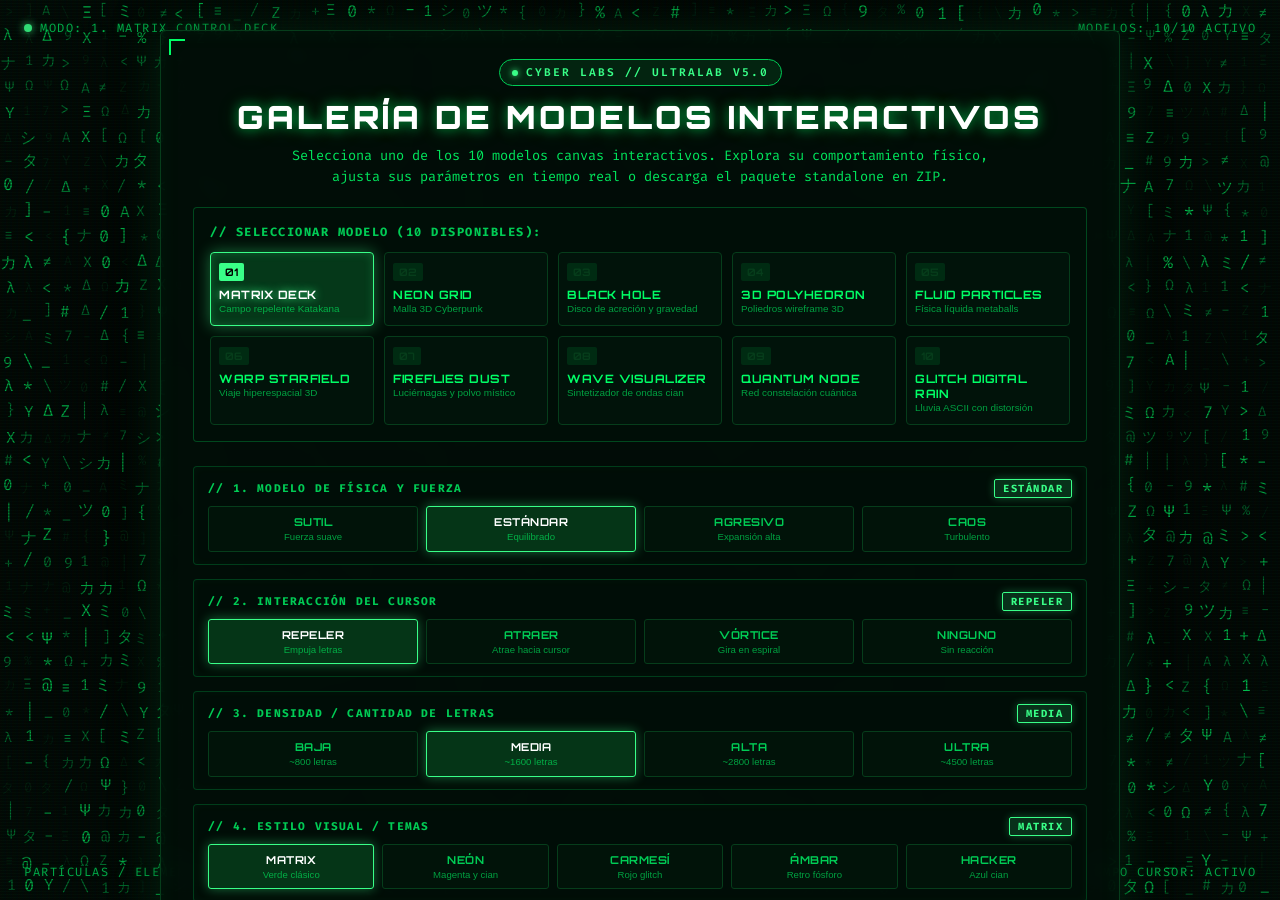
<file: index.html>
<!DOCTYPE html>
<html lang="es">
<head>
    <meta charset="UTF-8">
    <meta name="viewport" content="width=device-width, initial-scale=1.0">
    <title>CYBER LABS // 10 MODELOS INTERACTIVOS HTML+JS</title>

    <!-- Google Fonts for Cyberpunk Aesthetic -->
    <link rel="preconnect" href="https://fonts.googleapis.com">
    <link rel="preconnect" href="https://fonts.gstatic.com" crossorigin>
    <link href="https://fonts.googleapis.com/css2?family=Fira+Code:wght@400;500;700&family=Orbitron:wght@500;700;900&display=swap" rel="stylesheet">

    <!-- JSZip for dynamic ZIP export -->
    <script src="jszip.min.js"></script>
    <link rel="stylesheet" href="style.css">
</head>
<body>
    <!-- Fullscreen Interactive Canvas Background -->
    <canvas id="matrix-canvas"></canvas>

    <!-- Glowing Custom Cursor FX -->
    <div id="cursor-dot"></div>
    <div id="cursor-glow"></div>

    <!-- CRT Scanline Overlay -->
    <div class="scanlines"></div>

    <!-- Spacebar Toggle Hint Floating Badge -->
    <div id="space-hint" class="space-hint-badge">
        <span>PULSA <kbd>[ ESPACIO ]</kbd> PARA MOSTRAR / OCULTAR INTERFAZ</span>
    </div>

    <!-- HUD Overlay Corner Indicators -->
    <div id="hud-overlay" class="hud-layer">
        <div class="hud-corner top-left">
            <span class="status-indicator"></span>
            <span>MODO: <span id="hud-model-title">// 1. MATRIX CONTROL DECK</span></span>
        </div>
        <div class="hud-corner top-right">
            <span>MODELOS: 10/10 ACTIVO</span>
        </div>
        <div class="hud-corner bottom-left">
            <span>PARTÍCULAS / ELEMENTOS: <span id="hud-particle-count">1200</span> // FPS: 60</span>
        </div>
        <div class="hud-corner bottom-right">
            <span>CAMPO CURSOR: <span id="hud-cursor-mode-text">ACTIVO</span></span>
        </div>
    </div>

    <!-- Main UI Container -->
    <main id="main-ui" class="terminal-wrapper">
        <div class="terminal-card">

            <!-- Top Header & Navigation Tabs -->
            <div class="hub-header">
                <div class="system-badge">
                    <span class="badge-dot"></span>
                    CYBER LABS // ULTRALAB V5.0
                </div>
                <h1 class="terminal-title">GALERÍA DE MODELOS INTERACTIVOS</h1>
                <p class="terminal-subtitle">
                    Selecciona uno de los 10 modelos canvas interactivos. Explora su comportamiento físico, ajusta sus parámetros en tiempo real o descarga el paquete standalone en ZIP.
                </p>
            </div>

            <!-- Model Selector Grid (10 Models) -->
            <div class="model-selector-container">
                <div class="model-selector-label">// SELECCIONAR MODELO (10 DISPONIBLES):</div>
                <div class="model-grid">
                    <button class="model-card-btn active" data-model-id="1">
                        <span class="model-num">01</span>
                        <span class="model-info">
                            <span class="model-title">MATRIX DECK</span>
                            <span class="model-desc">Campo repelente Katakana</span>
                        </span>
                    </button>
                    <button class="model-card-btn" data-model-id="2">
                        <span class="model-num">02</span>
                        <span class="model-info">
                            <span class="model-title">NEON GRID</span>
                            <span class="model-desc">Malla 3D Cyberpunk</span>
                        </span>
                    </button>
                    <button class="model-card-btn" data-model-id="3">
                        <span class="model-num">03</span>
                        <span class="model-info">
                            <span class="model-title">BLACK HOLE</span>
                            <span class="model-desc">Disco de acreción y gravedad</span>
                        </span>
                    </button>
                    <button class="model-card-btn" data-model-id="4">
                        <span class="model-num">04</span>
                        <span class="model-info">
                            <span class="model-title">3D POLYHEDRON</span>
                            <span class="model-desc">Poliedros wireframe 3D</span>
                        </span>
                    </button>
                    <button class="model-card-btn" data-model-id="5">
                        <span class="model-num">05</span>
                        <span class="model-info">
                            <span class="model-title">FLUID PARTICLES</span>
                            <span class="model-desc">Física líquida metaballs</span>
                        </span>
                    </button>
                    <button class="model-card-btn" data-model-id="6">
                        <span class="model-num">06</span>
                        <span class="model-info">
                            <span class="model-title">WARP STARFIELD</span>
                            <span class="model-desc">Viaje hiperespacial 3D</span>
                        </span>
                    </button>
                    <button class="model-card-btn" data-model-id="7">
                        <span class="model-num">07</span>
                        <span class="model-info">
                            <span class="model-title">FIREFLIES DUST</span>
                            <span class="model-desc">Luciérnagas y polvo místico</span>
                        </span>
                    </button>
                    <button class="model-card-btn" data-model-id="8">
                        <span class="model-num">08</span>
                        <span class="model-info">
                            <span class="model-title">WAVE VISUALIZER</span>
                            <span class="model-desc">Sintetizador de ondas cian</span>
                        </span>
                    </button>
                    <button class="model-card-btn" data-model-id="9">
                        <span class="model-num">09</span>
                        <span class="model-info">
                            <span class="model-title">QUANTUM NODE</span>
                            <span class="model-desc">Red constelación cuántica</span>
                        </span>
                    </button>
                    <button class="model-card-btn" data-model-id="10">
                        <span class="model-num">10</span>
                        <span class="model-info">
                            <span class="model-title">GLITCH DIGITAL RAIN</span>
                            <span class="model-desc">Lluvia ASCII con distorsión</span>
                        </span>
                    </button>
                </div>
            </div>

            <!-- Dynamic Control Deck for Active Model -->
            <div id="active-control-deck" class="control-deck">
                <!-- Controls injected dynamically by app.js based on active model -->
            </div>

            <!-- Action Buttons -->
            <div class="action-group">
                <button id="btn-listo" class="cyber-btn primary">¡MODO PANTALLA COMPLETA! (OCULTAR UI)</button>
                <button id="btn-download" class="cyber-btn download">DESCARGAR MODELO ACTUAL (.ZIP)</button>
            </div>

            <div class="terminal-footer-info">
                <div>CYBER LABS: <span>v5.0-ULTRALAB</span></div>
                <div>TECLA RÁPIDA: <span>[ESPACIO] OCULTAR/MOSTRAR MENU</span></div>
                <div>EXPORTACIÓN: <span>ZIP (HTML+CSS+JS)</span></div>
            </div>
        </div>
    </main>

    <script src="app.js"></script>
</body>
</html>
</file>
<file: style.css>
/* ==========================================================================
   Cyber Labs - 10 Models Gallery & Interactive Showcase Stylesheet
   ========================================================================== */

:root {
    --bg-black: #000000;
    --bg-dark-green: #02140A;
    --green-dark: #063D1B;
    --green-medium: #00CC55;
    --green-bright: #00FF66;
    --green-neon: #39FF88;
    --cyan-neon: #00f0ff;
    --magenta-neon: #ff0077;
    --text-white: #FFFFFF;
    --text-dim: rgba(0, 255, 102, 0.7);

    --font-heading: 'Orbitron', -apple-system, sans-serif;
    --font-mono: 'Fira Code', monospace;
}

* {
    margin: 0;
    padding: 0;
    box-sizing: border-box;
    cursor: default;
}

html, body {
    width: 100%;
    height: 100%;
    overflow: hidden;
    background-color: var(--bg-black);
    color: var(--green-bright);
    font-family: var(--font-mono);
    user-select: none;
}

/* Background Canvas */
#matrix-canvas {
    position: fixed;
    top: 0;
    left: 0;
    width: 100vw;
    height: 100vh;
    z-index: 1;
    display: block;
}

/* Custom Cursor Elements */
#cursor-dot {
    position: fixed;
    top: -5px;
    left: -5px;
    width: 10px;
    height: 10px;
    background-color: var(--green-neon);
    border-radius: 50%;
    pointer-events: none;
    z-index: 9999;
    box-shadow: 0 0 10px var(--green-neon), 0 0 20px var(--green-bright);
    transition: opacity 0.15s ease;
    opacity: 0;
}

#cursor-glow {
    position: fixed;
    top: 0;
    left: 0;
    width: 150px;
    height: 150px;
    border-radius: 50%;
    background: radial-gradient(circle, rgba(57, 255, 136, 0.25) 0%, rgba(0, 255, 102, 0.08) 45%, rgba(0, 0, 0, 0) 70%);
    pointer-events: none;
    z-index: 9998;
    transition: opacity 0.2s ease;
    opacity: 0;
}

/* CRT Scanline Overlay Effect */
.scanlines {
    position: fixed;
    top: 0;
    left: 0;
    width: 100vw;
    height: 100vh;
    pointer-events: none;
    z-index: 10;
    background: linear-gradient(
        rgba(18, 16, 16, 0) 50%,
        rgba(0, 0, 0, 0.35) 50%
    ), linear-gradient(
        90deg,
        rgba(255, 0, 0, 0.02),
        rgba(0, 255, 0, 0.01),
        rgba(0, 0, 255, 0.02)
    );
    background-size: 100% 3px, 6px 100%;
}

/* Floating Spacebar Hint */
.space-hint-badge {
    position: fixed;
    bottom: 24px;
    left: 50%;
    transform: translateX(-50%);
    z-index: 30;
    background: rgba(2, 20, 10, 0.85);
    border: 1px solid var(--green-medium);
    border-radius: 20px;
    padding: 8px 18px;
    font-size: 0.72rem;
    letter-spacing: 1.5px;
    color: var(--green-neon);
    box-shadow: 0 0 15px rgba(0, 255, 102, 0.3);
    pointer-events: none;
    transition: opacity 0.4s ease, transform 0.4s ease;
    opacity: 0;
    visibility: hidden;
}

.space-hint-badge.visible {
    opacity: 1;
    visibility: visible;
}

.space-hint-badge kbd {
    background: var(--green-dark);
    color: var(--green-bright);
    padding: 2px 6px;
    border-radius: 3px;
    font-family: var(--font-heading);
    font-weight: bold;
}

/* HUD Overlay Layer */
.hud-layer {
    transition: opacity 0.3s ease;
}

.hud-layer.hidden {
    opacity: 0;
    pointer-events: none;
}

.hud-corner {
    position: fixed;
    font-size: 0.75rem;
    color: var(--green-medium);
    text-shadow: 0 0 5px var(--green-dark);
    letter-spacing: 1.5px;
    z-index: 20;
    display: flex;
    align-items: center;
    gap: 8px;
    opacity: 0.85;
}

.top-left { top: 20px; left: 24px; }
.top-right { top: 20px; right: 24px; }
.bottom-left { bottom: 20px; left: 24px; }
.bottom-right { bottom: 20px; right: 24px; }

.status-indicator {
    display: inline-block;
    width: 8px;
    height: 8px;
    border-radius: 50%;
    background-color: var(--green-neon);
    box-shadow: 0 0 8px var(--green-neon);
    animation: blink 1.6s infinite ease-in-out;
}

@keyframes blink {
    0%, 100% { opacity: 1; transform: scale(1); }
    50% { opacity: 0.3; transform: scale(0.8); }
}

/* Main UI Container */
.terminal-wrapper {
    position: relative;
    z-index: 20;
    width: 100vw;
    height: 100vh;
    display: flex;
    justify-content: center;
    align-items: flex-start;
    padding: 20px;
    overflow-y: auto;
    transition: opacity 0.35s ease, transform 0.35s ease;
}

.terminal-wrapper.hidden {
    opacity: 0;
    pointer-events: none;
    transform: scale(0.96);
}

.terminal-card {
    background: rgba(2, 14, 8, 0.88);
    backdrop-filter: blur(12px);
    border: 1px solid var(--green-dark);
    border-radius: 6px;
    padding: 28px 32px;
    max-width: 960px;
    width: 100%;
    margin-top: 10px;
    margin-bottom: 20px;
    box-shadow: 0 0 45px rgba(6, 61, 27, 0.5), inset 0 0 25px rgba(0, 255, 102, 0.05);
    text-align: center;
    position: relative;
}

/* Custom Scrollbar */
.terminal-wrapper::-webkit-scrollbar {
    width: 6px;
}
.terminal-wrapper::-webkit-scrollbar-track {
    background: rgba(0, 10, 5, 0.5);
}
.terminal-wrapper::-webkit-scrollbar-thumb {
    background: var(--green-dark);
    border-radius: 3px;
}
.terminal-wrapper::-webkit-scrollbar-thumb:hover {
    background: var(--green-medium);
}

/* Decorative corner accents */
.terminal-card::before, .terminal-card::after {
    content: '';
    position: absolute;
    width: 14px;
    height: 14px;
    border-color: var(--green-bright);
    border-style: solid;
}

.terminal-card::before {
    top: 8px;
    left: 8px;
    border-width: 2px 0 0 2px;
}

.terminal-card::after {
    bottom: 8px;
    right: 8px;
    border-width: 0 2px 2px 0;
}

/* Badge & Header */
.system-badge {
    display: inline-flex;
    align-items: center;
    gap: 8px;
    padding: 5px 12px;
    background: rgba(6, 61, 27, 0.5);
    border: 1px solid var(--green-medium);
    border-radius: 20px;
    font-size: 0.7rem;
    font-weight: 600;
    letter-spacing: 2px;
    color: var(--green-neon);
    margin-bottom: 12px;
    text-transform: uppercase;
}

.badge-dot {
    width: 6px;
    height: 6px;
    background-color: var(--green-neon);
    border-radius: 50%;
    box-shadow: 0 0 6px var(--green-neon);
}

.terminal-title {
    font-family: var(--font-heading);
    font-size: 2.0rem;
    font-weight: 900;
    letter-spacing: 3px;
    color: var(--text-white);
    text-transform: uppercase;
    text-shadow: 0 0 12px rgba(0, 255, 102, 0.6), 0 0 25px rgba(0, 255, 102, 0.2);
    margin-bottom: 10px;
    line-height: 1.2;
}

.terminal-subtitle {
    font-size: 0.85rem;
    color: var(--green-bright);
    line-height: 1.5;
    margin-bottom: 20px;
    opacity: 0.9;
    max-width: 720px;
    margin-left: auto;
    margin-right: auto;
}

/* Model Selector Grid (10 Models) */
.model-selector-container {
    background: rgba(0, 15, 8, 0.75);
    border: 1px solid rgba(0, 204, 85, 0.3);
    border-radius: 4px;
    padding: 16px;
    margin-bottom: 24px;
    text-align: left;
}

.model-selector-label {
    font-size: 0.75rem;
    font-weight: 700;
    color: var(--green-medium);
    letter-spacing: 1.5px;
    margin-bottom: 12px;
}

.model-grid {
    display: grid;
    grid-template-columns: repeat(5, 1fr);
    gap: 10px;
}

.model-card-btn {
    background: rgba(2, 20, 10, 0.9);
    border: 1px solid var(--green-dark);
    border-radius: 4px;
    padding: 10px 8px;
    display: flex;
    flex-direction: column;
    gap: 4px;
    transition: all 0.2s ease;
    cursor: pointer;
    text-align: left;
}

.model-card-btn * {
    cursor: pointer;
}

.model-num {
    font-family: var(--font-heading);
    font-size: 0.65rem;
    font-weight: bold;
    color: var(--green-dark);
    background: rgba(0, 255, 102, 0.1);
    padding: 2px 6px;
    border-radius: 2px;
    width: fit-content;
}

.model-title {
    display: block;
    font-family: var(--font-heading);
    font-size: 0.72rem;
    font-weight: 700;
    letter-spacing: 0.5px;
    color: var(--green-bright);
    margin-top: 2px;
}

.model-desc {
    display: block;
    font-size: 0.62rem;
    color: rgba(0, 255, 102, 0.6);
    line-height: 1.1;
    margin-top: 2px;
}

.model-card-btn:hover {
    border-color: var(--green-bright);
    background: rgba(6, 61, 27, 0.6);
    box-shadow: 0 0 12px rgba(0, 255, 102, 0.25);
}

.model-card-btn:hover .model-num {
    color: var(--green-neon);
    background: rgba(57, 255, 136, 0.2);
}

.model-card-btn.active {
    background: rgba(6, 61, 27, 0.9);
    border-color: var(--green-neon);
    box-shadow: 0 0 15px rgba(57, 255, 136, 0.4), inset 0 0 10px rgba(57, 255, 136, 0.2);
}

.model-card-btn.active .model-num {
    color: var(--bg-black);
    background: var(--green-neon);
}

.model-card-btn.active .model-title {
    color: var(--text-white);
    text-shadow: 0 0 8px var(--green-neon);
}

/* Control Deck Container */
.control-deck {
    display: flex;
    flex-direction: column;
    gap: 14px;
    margin-bottom: 24px;
}

.control-group {
    background: rgba(0, 15, 8, 0.65);
    border: 1px solid rgba(0, 204, 85, 0.25);
    border-radius: 4px;
    padding: 12px 14px;
    box-shadow: inset 0 0 10px rgba(0, 255, 102, 0.04);
}

.control-header {
    display: flex;
    justify-content: space-between;
    align-items: center;
    margin-bottom: 8px;
    font-size: 0.7rem;
    letter-spacing: 1.2px;
}

.control-label {
    color: var(--green-medium);
    font-weight: 700;
}

.active-badge {
    background: rgba(57, 255, 136, 0.15);
    color: var(--green-neon);
    border: 1px solid var(--green-neon);
    padding: 2px 8px;
    border-radius: 2px;
    font-size: 0.65rem;
    font-weight: 700;
    letter-spacing: 1.5px;
    box-shadow: 0 0 8px rgba(57, 255, 136, 0.3);
}

.control-grid {
    display: grid;
    gap: 8px;
}

.grid-4 { grid-template-columns: repeat(4, 1fr); }
.grid-5 { grid-template-columns: repeat(5, 1fr); }

.control-btn {
    background: rgba(2, 20, 10, 0.85);
    border: 1px solid var(--green-dark);
    border-radius: 3px;
    padding: 8px 6px;
    display: flex;
    flex-direction: column;
    align-items: center;
    gap: 3px;
    transition: all 0.2s ease;
    cursor: pointer;
    text-align: center;
}

.control-btn * { cursor: pointer; }

.control-btn .btn-name {
    font-family: var(--font-heading);
    font-size: 0.68rem;
    font-weight: 700;
    letter-spacing: 0.5px;
    color: var(--green-medium);
}

.control-btn .btn-desc {
    font-size: 0.6rem;
    color: rgba(0, 255, 102, 0.6);
    line-height: 1.1;
    white-space: nowrap;
}

.control-btn:hover {
    border-color: var(--green-bright);
    background: rgba(6, 61, 27, 0.5);
    box-shadow: 0 0 10px rgba(0, 255, 102, 0.2);
}

.control-btn.active {
    background: rgba(6, 61, 27, 0.85);
    border-color: var(--green-neon);
    box-shadow: 0 0 12px rgba(57, 255, 136, 0.4);
}

.control-btn.active .btn-name {
    color: var(--text-white);
}

/* Action Buttons */
.action-group {
    display: flex;
    gap: 16px;
    justify-content: center;
    flex-wrap: wrap;
    margin-bottom: 20px;
}

.cyber-btn {
    position: relative;
    padding: 12px 24px;
    font-family: var(--font-heading);
    font-size: 0.8rem;
    font-weight: 700;
    letter-spacing: 2px;
    text-transform: uppercase;
    color: var(--green-bright);
    background: rgba(2, 20, 10, 0.8);
    border: 1px solid var(--green-medium);
    border-radius: 2px;
    overflow: hidden;
    transition: all 0.25s ease;
    box-shadow: 0 0 10px rgba(0, 255, 102, 0.1);
    cursor: pointer;
}

.cyber-btn:hover {
    color: var(--bg-black);
    background: var(--green-neon);
    border-color: var(--green-neon);
    box-shadow: 0 0 20px var(--green-bright), 0 0 35px var(--green-medium);
}

.cyber-btn.download {
    color: var(--text-white);
    background: rgba(6, 61, 27, 0.6);
    border-color: var(--green-neon);
}

.cyber-btn.download:hover {
    background: var(--green-bright);
    color: var(--bg-black);
}

/* Footer info */
.terminal-footer-info {
    display: flex;
    justify-content: space-between;
    padding-top: 14px;
    border-top: 1px solid rgba(6, 61, 27, 0.6);
    font-size: 0.72rem;
    color: var(--green-dark);
    letter-spacing: 1px;
}

.terminal-footer-info span {
    color: var(--green-medium);
}

/* Mobile responsiveness */
@media (max-width: 820px) {
    .model-grid {
        grid-template-columns: repeat(2, 1fr);
    }
}

@media (max-width: 580px) {
    .model-grid {
        grid-template-columns: 1fr;
    }
    .grid-4, .grid-5 {
        grid-template-columns: repeat(2, 1fr);
    }
    .terminal-title {
        font-size: 1.5rem;
    }
    .action-group {
        flex-direction: column;
    }
    .cyber-btn {
        width: 100%;
    }
}
</file>
